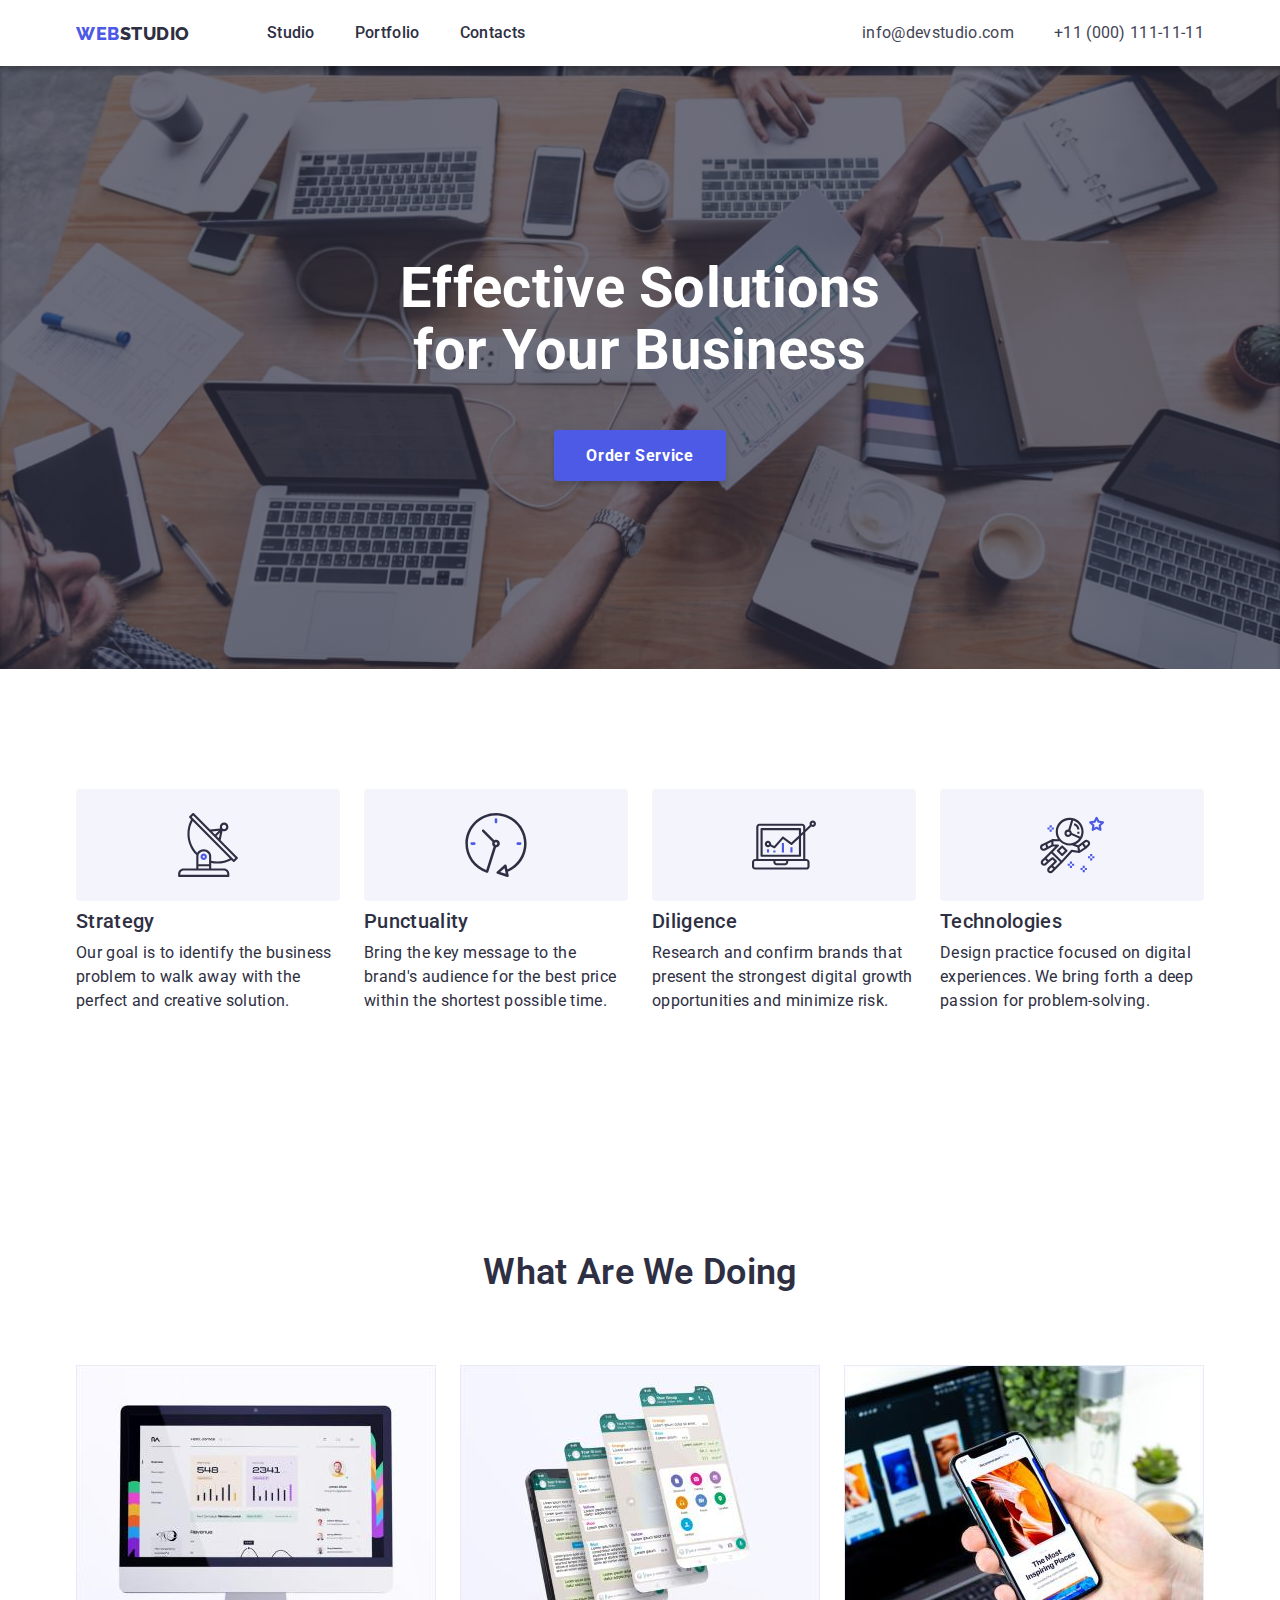
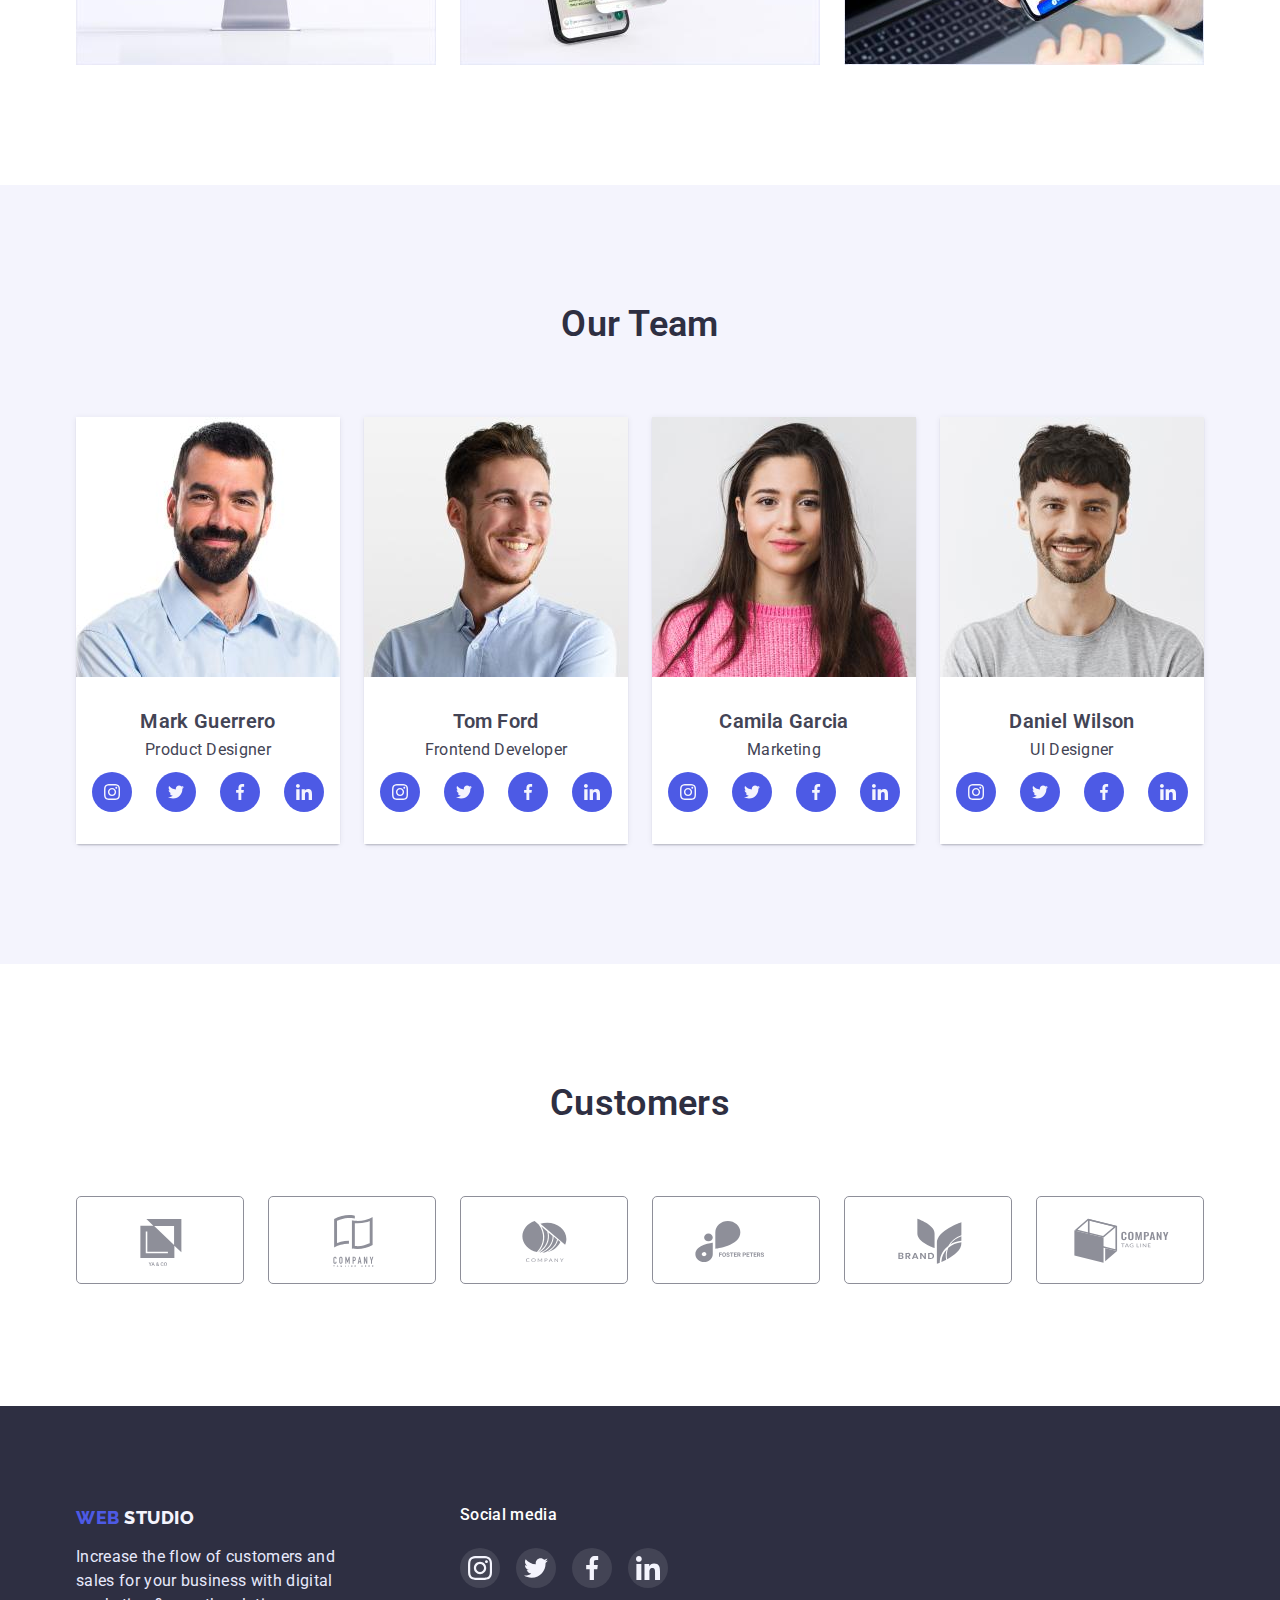
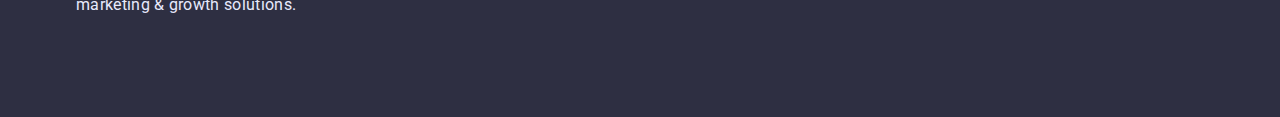
<file: index.html>
<!DOCTYPE html>
<html lang="en">
<head>
    <meta charset="UTF-8">
    <meta http-equiv="X-UA-Compatible" content="IE=edge">
    <meta name="viewport" content="width=device-width, initial-scale=1.0">
    <title>Студія</title>
    <link rel="stylesheet" href="./modern-normalize-main/modern-normalize.css">
    <link rel="stylesheet" href="./css/styles.css">
    <link rel="preconnect" href="https://fonts.googleapis.com">
    <link rel="preconnect" href="https://fonts.gstatic.com" crossorigin>
    <link href="https://fonts.googleapis.com/css2?family=Raleway:wght@800&family=Roboto:wght@400;500;700;900&display=swap"
    rel="stylesheet">
</head>
<body>
    <header class="page-header">
        <div class="page-header-container container">
            <nav class="page-nav">
                <a href="./index.html" class="logo"> <span class="logo-web">WEB</span>STUDIO</a>
                <ul class="page list">
                    <li class="page-items"><a href="./index.html" class="link page-item">Studio</a></li>
                    <li class="page-items"><a href="./portfolio.html" class="link page-item">Portfolio</a></li>
                    <li class="page-items"><a href="/" class="link page-item">Contacts</a></li>
                </ul>
            </nav>
            
            <ul class="page-contact list">
                <li><a class="page-contact-email link" href="mailto:info@devstudio.com">info@devstudio.com</a></li>
                <li><a class="page-contact-phone-number link" href="tel:+110001111111">+11 (000) 111-11-11</a></li>
            </ul>
            
        </div>
    </header>

    <main>
        
        <!--Section 1-->
        <section class="hero">
                <div class="container">
                 <h1 class="hero-title">Effective Solutions <br> for Your Business</h1>
                    <button type="button" class="order-button">Order Service</button>
                </div>
        </section>

        <section>     
            <!--Features-->
            <div class="container">
                <ul class="list features-container">
                    <li class="features-item">
                        <div class="item-icon">
                            <svg width='64' height='64'>
                                <use href="./images/icons.svg#icon-antenna"></use>
                            </svg>
                        </div>
                        
                        <h2 class="title">Strategy</h2>
                        <p class="text">Our goal is to identify the business problem to walk away with the perfect and
                        creative solution.</p>
                    </li>
                    <li class="features-item">
                        <div class="item-icon">
                            <svg width='64' height='64'>
                                <use href="./images/icons.svg#icon-clock"></use>
                            </svg>
                        </div>
                        
                        <h2 class="title">Punctuality</h2>
                        <p class="text">Bring the key message to the brand's audience for the best price within the shortest possible time.</p>
                    </li>
                    <li class="features-item">
                        <div class="item-icon">
                            <svg width='64' height='64'>
                                <use href="./images/icons.svg#icon-diagram"></use>
                            </svg>
                        </div>
                        
                        <h2 class="title">Diligence</h2>
                        <p class="text">Research and confirm brands that present the strongest digital growth opportunities
                        and minimize risk.</p>
                    </li>
                    <li class="features-item">
                        <div class="item-icon">
                            <svg width='64' height='64'>
                                <use href="./images/icons.svg#icon-astronaut"></use>
                            </svg>
                        </div>
                       
                        <h2 class="title">Technologies</h2>
                        <p class="text">Design practice focused on digital experiences. We bring forth a deep passion for
                        problem-solving.</p>
                    </li>
                </ul>
            </div>
        </section>
        <section class="work">
            <div class="container">
                <!--Works-->
                <h2 class="section-title">What are we doing</h2>
                    
                    <ul class="work-list list">
                        <li class="item"><img src="./images/screen.jpg" alt="screen" width="360" height="300"></li>
                        <li class="item"><img src="./images/mobile_screens.jpg" alt="mobile_screens" width="360" height="300">
                        </li>
                        <li class="item"><img src="./images/application.jpg" alt="application" width="360" height="300"></li>
                    </ul>
            </div>
        </section>

        <section class="section-work">
            <div class="container">
                <!--Team-->
                <h2 class="section-title">Our Team</h2>
                <ul class="member-list list">
                    <li class="member-list-item item">
                        <img src="./images/mark_guerrero.jpg" alt="Mark_Guerrero" width="264" height="260">
                        <div class="member">
                            <h3 class="title name">Mark Guerrero</h3>
                            <p class="position">Product Designer</p>
                            <ul class="social-list list">
                                <li>
                                <a href="" class="social-list-link">
                                    <svg width="16" height="16">
                                        <use href="./images/icons.svg#icon-instagram"></use>
                                    </svg>

                                </a>
                                </li>
                                <li>
                                <a href="" class="social-list-link">
                                    <svg width="16" height="16">
                                        <use href="./images/icons.svg#icon-twitter"></use>
                                    </svg>

                                </a>
                                </li>
                                <li>
                                <a href="" class="social-list-link">

                                    <svg width="16" height="16">
                                        <use href="./images/icons.svg#icon-facebook"></use>
                                    </svg>
                                </a>
                                </li>
                                <li>
                                <a href="" class="social-list-link">
                                    <svg width="16" height="16">
                                        <use href="./images/icons.svg#icon-linkedin"></use>
                                    </svg>

                                </a>
                                </li>
                            </ul>
                        </div>
                        
                    </li>
                    <li class="member-list-item item">
                        <img src="./images/tom_ford.jpg" alt="Tom_Ford" width="264" height="260">
                        <div class="member">
                            <h3 class="title name">Tom Ford</h3>
                            <p class="position">Frontend Developer</p>
                            <ul class="social-list list">
                                <li>
                                    <a href="" class="social-list-link">
                                        <svg width="16" height="16">
                                            <use href="./images/icons.svg#icon-instagram"></use>
                                        </svg>
                            
                                    </a>
                                </li>
                                <li>
                                    <a href="" class="social-list-link">
                                        <svg width="16" height="16">
                                            <use href="./images/icons.svg#icon-twitter"></use>
                                        </svg>
                            
                                    </a>
                                </li>
                                <li>
                                    <a href="" class="social-list-link">
                            
                                        <svg width="16" height="16">
                                            <use href="./images/icons.svg#icon-facebook"></use>
                                        </svg>
                                    </a>
                                </li>
                                <li>
                                    <a href="" class="social-list-link">
                                        <svg width="16" height="16">
                                            <use href="./images/icons.svg#icon-linkedin"></use>
                                        </svg>
                            
                                    </a>
                                </li>
                            </ul>
                        </div>
                    </li>
                    <li class="member-list-item item">
                        <img src="./images/camila_garcia.jpg" alt="Camila_Garcia" width="264" height="260">
                        <div class="member">
                            <h3 class="title name">Camila Garcia</h3>
                            <p class="position">Marketing</p>
                            <ul class="social-list list">
                                <li>
                                    <a href="" class="social-list-link">
                                        <svg width="16" height="16">
                                            <use href="./images/icons.svg#icon-instagram"></use>
                                        </svg>
                            
                                    </a>
                                </li>
                                <li>
                                    <a href="" class="social-list-link">
                                        <svg width="16" height="16">
                                            <use href="./images/icons.svg#icon-twitter"></use>
                                        </svg>
                            
                                    </a>
                                </li>
                                <li>
                                    <a href="" class="social-list-link">
                            
                                        <svg width="16" height="16">
                                            <use href="./images/icons.svg#icon-facebook"></use>
                                        </svg>
                                    </a>
                                </li>
                                <li>
                                    <a href="" class="social-list-link">
                                        <svg width="16" height="16">
                                            <use href="./images/icons.svg#icon-linkedin"></use>
                                        </svg>
                            
                                    </a>
                                </li>
                            </ul>
                        </div>
                        
                    </li>
                    <li class="member-list-item item">
                        <img src="./images/daniel_wilson.jpg" alt="Daniel_Wilson" width="264" height="260">
                        <div class="member">
                            <h3 class="title name">Daniel Wilson</h3>
                            <p class="position">UI Designer</p>
                            <ul class="social-list list">
                                <li>
                                    <a href="" class="social-list-link">
                                        <svg width="16" height="16">
                                            <use href="./images/icons.svg#icon-instagram"></use>
                                        </svg>
                            
                                    </a>
                                </li>
                                <li>
                                    <a href="" class="social-list-link">
                                        <svg width="16" height="16">
                                            <use href="./images/icons.svg#icon-twitter"></use>
                                        </svg>
                            
                                    </a>
                                </li>
                                <li>
                                    <a href="" class="social-list-link">
                            
                                        <svg width="16" height="16">
                                            <use href="./images/icons.svg#icon-facebook"></use>
                                        </svg>
                                    </a>
                                </li>
                                <li>
                                    <a href="" class="social-list-link">
                                        <svg width="16" height="16">
                                            <use href="./images/icons.svg#icon-linkedin"></use>
                                        </svg>
                            
                                    </a>
                                </li>
                            </ul>
                        </div>

                    </li>
                </ul>
            </div>
        </section>

        <section>
            <div class="container customers">
                <h2 class="section-title">Customers</h2>
                <ul class="customer-list list">
                    <li>
                        <a class="customer-list-item" href="">
                            <svg width="104" height="56">
                                <use href="./images/icons.svg#icon-yaco"></use>
                            </svg>
                        </a>
                        
                    </li>
                    <li>
                        <a class="customer-list-item" href="">
                            <svg width="104" height="56">
                                <use href="./images/icons.svg#icon-company_tagline_here"></use>
                            </svg>
                        </a>
                        
                    </li>
                    <li>
                        <a class="customer-list-item" href="">
                            <svg width="104" height="56">
                                <use href="./images/icons.svg#icon-company"></use>
                            </svg>
                        </a>
                       
                    </li>
                    <li>
                        <a class="customer-list-item" href="">
                            <svg width="104" height="56">
                                <use href="./images/icons.svg#icon-foster_peters"></use>
                            </svg>
                        </a>
                        
                    </li>
                    <li>
                        <a class="customer-list-item" href="">
                            <svg width="104" height="56">
                                <use href="./images/icons.svg#icon-brand"></use>
                            </svg>
                        </a>
                        
                    </li>
                    <li>
                       <a  class="customer-list-item"href="">
                        <svg clath="104" height="56">
                            <use href="./images/icons.svg#icon-company_tag_line"></use>
                        </svg>
                       </a>
                    </li>
                </ul>
            </div>
            
        </section>
    </main>  
    <footer class="footer">
        <!--Footer-->
        <div class="container social-media">
            <article>
                <a href="/" class="logo"> <span class="logo-web">WEB</span> <span class="logo-studio">STUDIO</span></a>
                <p class="footer-text">Increase the flow of customers and sales for your business with digital marketing & growth solutions.</p>
            </article>
            
            
            <article>
                <h4 class="social-media-title">Social media</h4>
                <ul class="social-media-list list">
                    <li>
                        <a class="social-media-item" href="">
                            <svg width="24" height="24">
                                <use href="./images/icons.svg#icon-instagram"></use>
                            </svg>
                        </a>
                    </li>
                    <li>
                        <a class="social-media-item" href="">
                            <svg width="24" height="24">
                                <use href="./images/icons.svg#icon-twitter"></use>
                            </svg>
                        </a>
                    </li>
                    <li>
                        <a class="social-media-item" href="">
                            <svg width="24" height="24">
                                <use href="./images/icons.svg#icon-facebook"></use>
                            </svg>
                        </a>
                    </li>
                    <li>
                        <a class="social-media-item" href="">
                            <svg width="24" height="24">
                                <use href="./images/icons.svg#icon-linkedin"></use>
                            </svg>
                        </a>
                    </li>
                </ul>
            </article>
            

        </div>
                  
    </footer>
</body>
</html>
</file>
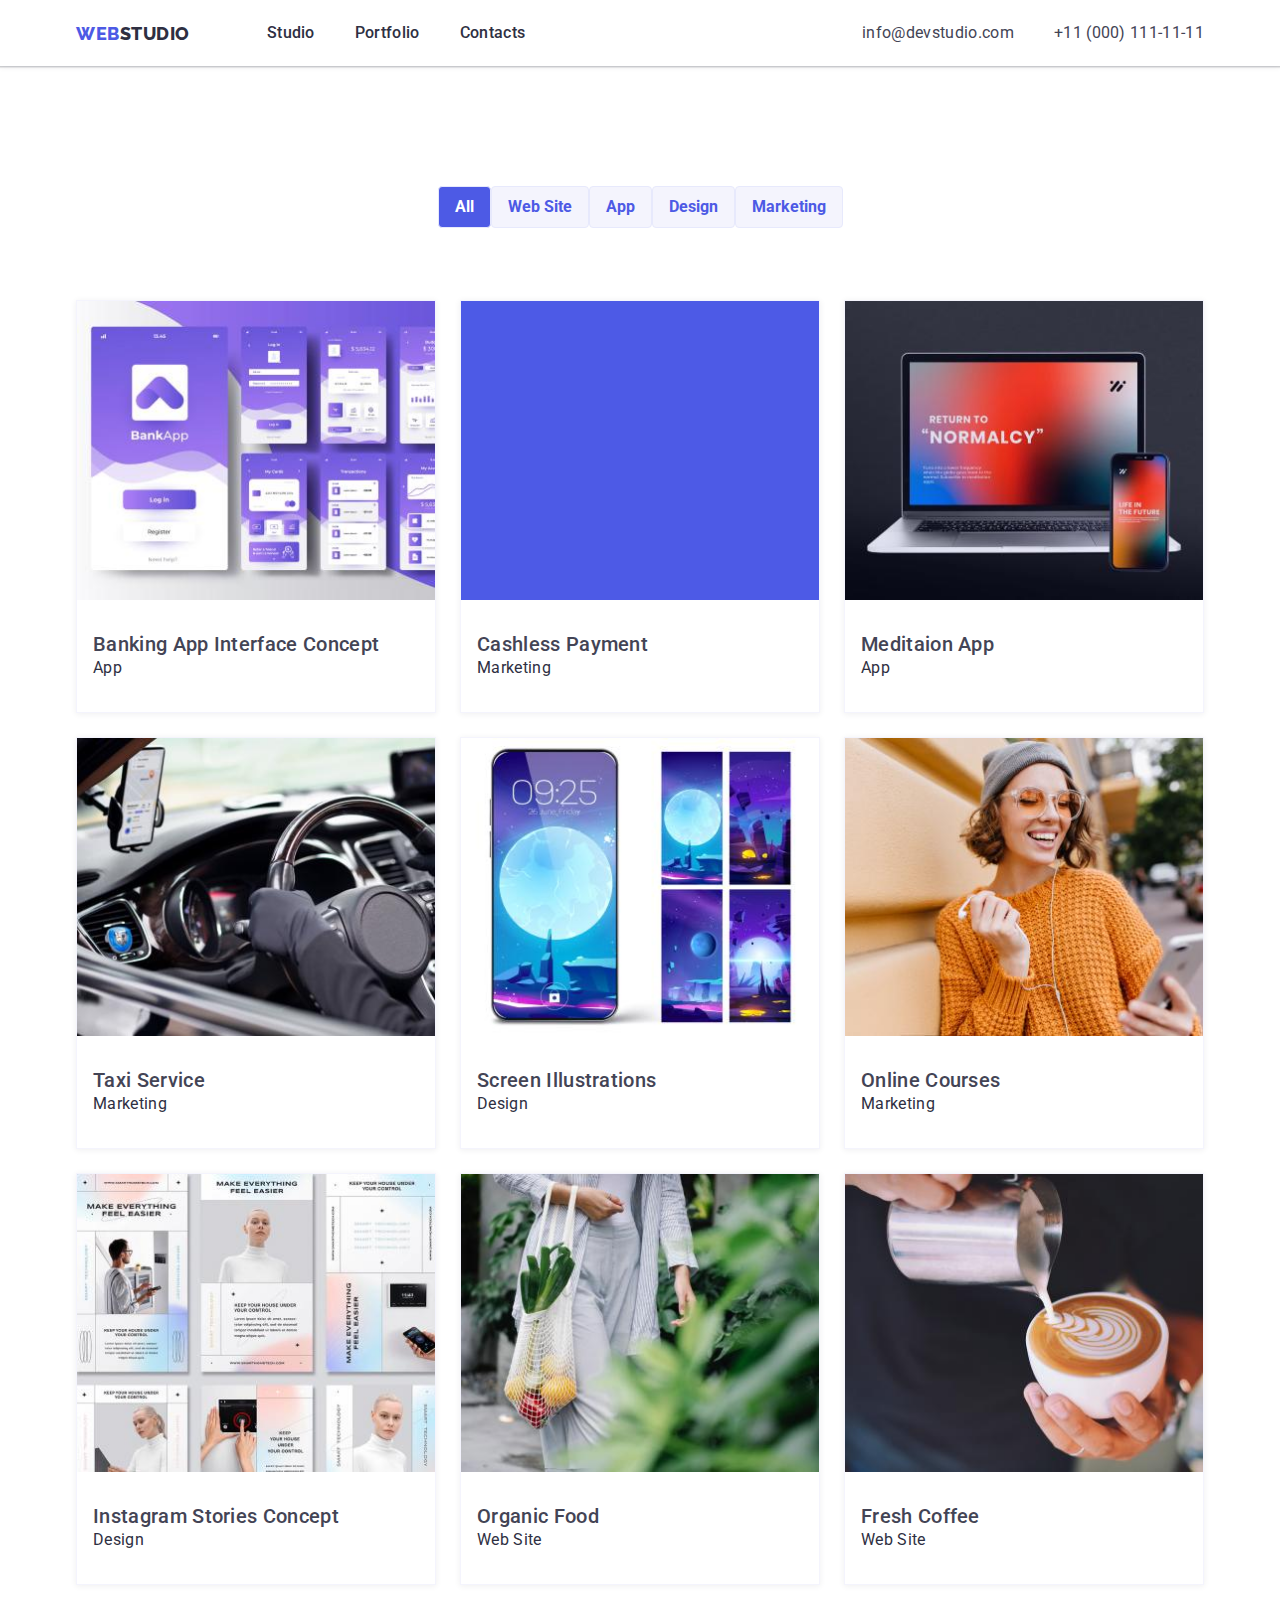
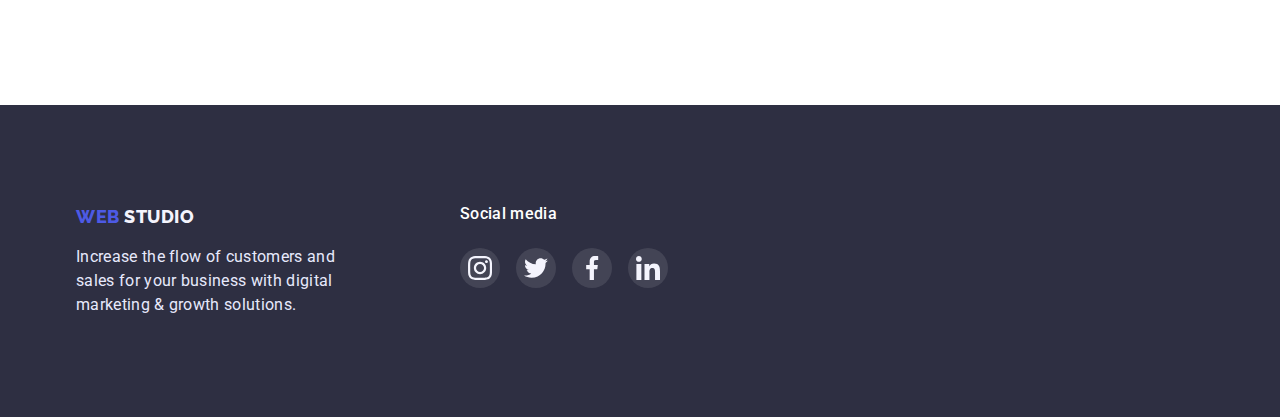
<file: portfolio.html>
<!DOCTYPE html>
<html lang="en">
<head>
    <meta charset="UTF-8">
    <meta http-equiv="X-UA-Compatible" content="IE=edge">
    <meta name="viewport" content="width=device-width, initial-scale=1.0">
    <title>Portfolio</title>
    <link rel="stylesheet" href="./modern-normalize-main/modern-normalize.css">
    <link rel="stylesheet" href="./css/styles.css">
    <link rel="preconnect" href="https://fonts.googleapis.com">
    <link rel="preconnect" href="https://fonts.gstatic.com" crossorigin>
    <link href="https://fonts.googleapis.com/css2?family=Raleway:wght@800&family=Roboto:wght@400;500;700;900&display=swap" rel="stylesheet">
</head>
<body>
    <!--Top line-->
    <header class="page-header">
        <div class="container page-header-container">
            <nav class="page-nav">
                <a href="./index.html" class="logo"> <span class="logo-web">WEB</span>STUDIO</a>
    
                <ul class="page list">
                    <li class="page-items"><a href="./index.html" class="link page-item">Studio</a></li>
                    <li class="page-items"><a href="./portfolio.html" class="link page-item">Portfolio</a></li>
                    <li class="page-items"><a href="/" class="link page-item">Contacts</a></li>
                </ul>
            </nav>
    
            <ul class="page-contact list">
                <li><a class="page-contact-email link" href="mailto:info@devstudio.com">info@devstudio.com</a></li>
                <li><a class="page-contact-phone-number link" href="tel:+110001111111">+11 (000) 111-11-11</a></li>
            </ul>
    
        </div>
    </header>

    <main>
        <!--Filters-->
        <section class="filters-section section">
            <div class="filters container">
                <h1 class="visually-hidden">Portfolio</h1>
                
                <ul class="filter list">
                    <li class="item">
                        <button type="button" class="button primary">All</button>
                    </li>
                
                    <li class="item">
                        <button type="button" class="button secondary">Web Site</button>
                    </li>
                    <li class="item">
                        <button type="button" class="button secondary">App</button>
                    </li>
                    <li class="item">
                        <button type="button" class="button secondary">Design</button>
                
                    </li>
                    <li class="item">
                        <button type="button" class="button secondary">Marketing</button>
                
                    </li>
                </ul>
          
    
                <!--Work set-->
                <h2 class="visually-hidden">works</h2>
                <ul class="work-set list">
                    <li class="set-item">
                        <a href="" class="link link-work">
                            <img src="./images/Portfolio/banking_app.jpg" alt="banking_app" width="360" height="300">
                            <div class="item-wrap">
                                <h3 class="title work">Banking App Interface Concept</h2>
                                <p class="text">App</p>
                            </div>
                            
                        </a>
                
                    </li>
                    <li class="set-item">
                        <a href="" class="link link-work">
                            <img src="./images/Portfolio/cashless_payment.jpg" alt="cashless_payment" width="360" height="300">
                            <div class="item-wrap">
                                <h3 class="title work">Cashless Payment</h2>
                                <p class="text">Marketing</p>
                            </div>
                            
                        </a>
                
                    </li>
                    <li class="set-item">
                        <a href="" class="link link-work">
                            <img src="./images/Portfolio/meditation_app.jpg" alt="meditaion_app" width="360" height="300">
                            <div class="item-wrap">
                                <h3 class="title work">Meditaion App</h2>
                                <p class="text">App</p>
                            </div>
                            
                        </a>
                
                    </li>
                    <li class="set-item">
                        <a href="" class="link link-work">
                            <img src="./images/Portfolio/taxi_service.jpg" alt="taxi_service" width="360" height="300">
                            <div class="item-wrap">
                                <h3 class="title work">Taxi Service</h2>
                                <p class="text">Marketing</p>
                            </div>
                            
                        </a>
                
                    </li>
                    <li class="set-item">
                        <a href="" class="link link-work">
                            <img src="./images/Portfolio/screen_illustrations.jpg" alt="screen_illustrations" width="360" height="300">
                            <div class="item-wrap">
                                <h3 class="title work">Screen Illustrations</h2>
                                <p class="text">Design</p>
                            </div>
                            
                        </a>
                
                    </li>
                    <li class="set-item">
                        <a href="" class="link link-work">
                            <img src="./images/Portfolio/online_courses.jpg" alt="online_courses" width="360" height="300">
                            <div class="item-wrap">
                                <h3 class="title work">Online Courses</h2>
                                <p class="text">Marketing</p>
                            </div>
                            
                        </a>
                    </li>
                    <li class="set-item">
                        <a href="" class="link link-work">
                            <img src="./images/Portfolio/instagram_stories_concept.jpg" alt="instagram_stories" width="360" height="300">
                            <div class="item-wrap">
                                <h3 class="title work">Instagram Stories Concept</h2>
                                <p class="text">Design</p>
                            </div>
                            
                        </a>
                    </li>
                    <li class="set-item">
                        <a href="" class="link link-work">
                            <img src="./images/Portfolio/organic_food.jpg" alt="organic_food" width="360" height="300">
                            <div class="item-wrap">
                                <h3 class="title work">Organic Food</h2>
                                <p class="text">Web Site</p>
                            </div>
                            
                        </a>
                
                    </li>
                    <li class="set-item">
                        <a href="" class="link link-work">
                            <img src="./images/Portfolio/fresh_coffee.jpg" alt="fresh_coffee" width="360" height="300">
                            <div class="item-wrap">
                                <h3 class="title work">Fresh Coffee</h2>
                                <p class="text">Web Site</p>
                            </div>
                            
                        </a>
                
                    </li>
                </ul>
            </div>
            
        </section>    
    </main>

    
    

    <footer class="footer">
        <!--Footer-->
        <div class="container social-media">
            <article>
                <a href="/" class="logo"> <span class="logo-web">WEB</span> <span class="logo-studio">STUDIO</span></a>
                <p class="footer-text">Increase the flow of customers and sales for your business with digital marketing &
                    growth solutions.</p>
            </article>
    
    
            <article>
                <h4 class="social-media-title">Social media</h4>
                <ul class="social-media-list list">
                    <li>
                        <a class="social-media-item" href="">
                            <svg width="24" height="24">
                                <use href="./images/icons.svg#icon-instagram"></use>
                            </svg>
                        </a>
                    </li>
                    <li>
                        <a class="social-media-item" href="">
                            <svg width="24" height="24">
                                <use href="./images/icons.svg#icon-twitter"></use>
                            </svg>
                        </a>
                    </li>
                    <li>
                        <a class="social-media-item" href="">
                            <svg width="24" height="24">
                                <use href="./images/icons.svg#icon-facebook"></use>
                            </svg>
                        </a>
                    </li>
                    <li>
                        <a class="social-media-item" href="">
                            <svg width="24" height="24">
                                <use href="./images/icons.svg#icon-linkedin"></use>
                            </svg>
                        </a>
                    </li>
                </ul>
            </article>
    
    
        </div>
    
    </footer>
</body>
</html>
</file>
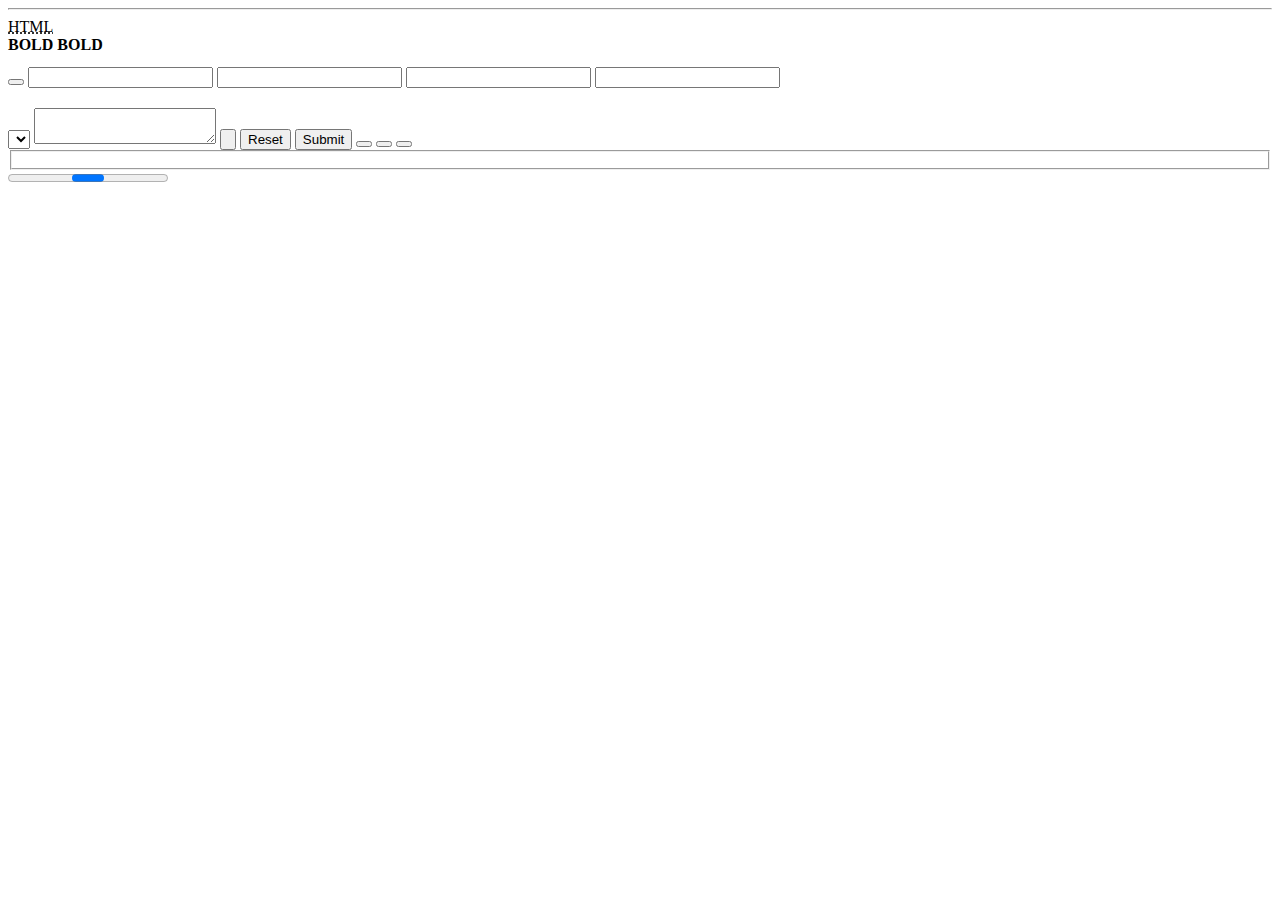
<file: modern-normalize-main/test/page/without-css.html>
<html>
	<body>
		<hr data-test--hr />
		<abbr data-test--abbr title="HyperText Markup Language">HTML</abbr>
		<div style="font-weight: 700">
			<b data-test--bold>BOLD</b>
			<strong data-test--bold>BOLD</strong>
		</div>
		<code data-test--code></code>
		<kbd data-test--code></kbd>
		<samp data-test--code></samp>
		<pre data-test--code></pre>
		<small data-test--small></small>
		<sub data-test--subsup></sub>
		<sup data-test--subsup></sup>
		<div style="font-family: MYCUSTOMFONT">
			<button data-test--forms-1></button>
			<input data-test--forms-1>
			<input data-test--forms-1 type="text">
			<input data-test--forms-1 type="number">
			<input data-test--forms-1 type="search">
			<optgroup data-test--forms-1></optgroup>
			<select data-test--forms-1></select>
			<textarea data-test--forms-1></textarea>
			<input data-test--forms-1 type="button">
			<input data-test--forms-1 type="reset">
			<input data-test--forms-1 type="submit">
			<button data-test--forms-1 type="button"></button>
			<button data-test--forms-1 type="reset"></button>
			<button data-test--forms-1 type="submit"></button>
			<fieldset data-test--forms-2></fieldset>
			<legend data-test--forms-2></legend>
			<progress data-test--forms-2></progress>
		</div>
		<summary data-test--interactive></summary>
	</body>
</html>
</file>
<file: css/styles.css>
:root {
  --primary-text-color: #434455;
  --title-text-color: #2e2f42;
  --logo-text-color: #4d5ae5;
  --primary-bg-color: #ffffff;
  --accent-color: #ffffff;
  --button-bg-color: #f4f4fd;
  --pr-button-text-color: #ffffff;
  --pr-button-bg-color: #4d5ae5;
  --sc-button-text-color: #4d5ae5;
  --sc-button-bg-color: #f4f4fd;
  --button-active: #404BBF;
  --accent-bg-color: #2E2F42;
}

html {
  box-sizing: border-box;
}

*, *::before, *::after {
  box-sizing: inherit;
}

h1, h2, h3, h4, h5, h6, p {
  margin-top: 0;
  margin-bottom: 0;
}

ul,ol {
  margin-top: 0;
  margin-bottom: 0;
  padding-left: 0;
}

img {
  display: block;
  max-width: 100%;
  height: auto;
}

button {
  cursor: pointer;
}

.list {
  list-style: none;
}

.link {
  text-decoration: none;
  color: var(--primary-text-color);
}

.link:hover,
.link:focus {
  color: var(--logo-text-color);
}


.link:active {
  color: var(--primary-text-color);
}

body {

  background-color: var(--primary-bg-color);
  color: var(--primary-text-color);
  
  font-family: 'Roboto', sans-serif;
  letter-spacing: 0.02em;
  
  font-size: 16px;

}

/*Header*/
.page-header {

  box-shadow: 0px 2px 1px rgba(46, 47, 66, 0.08), 0px 1px 1px rgba(46, 47, 66, 0.16), 0px 1px 6px rgba(46, 47, 66, 0.08);

}


section {
  padding-top: 120px;
  padding-bottom: 120px;
}


.container {
  width: 1158px;
  margin-left: auto;
  margin-right: auto;
  padding-left: 15px;
  padding-right: 15px;

}


.page-header-container {
  display: flex;
  align-items: center;
  justify-content: space-between;
}

.page-nav {
  display: flex;
  align-items: center;
}

.page {
  display: flex;
  align-items: center;
}

.page-contact {
  display: flex;
  align-items: center;
  margin-left: auto;
}

.page-contact-email {
  margin-right: 40px;
}

.logo {
  margin-right: 77px;
}

.page-item {
  padding-top: 24px;
  padding-bottom: 24px;
  display: block;
}

.page-items:not(:last-child) {
  margin-right: 40px;

}


.logo {

  font-family: 'Raleway', sans-serif;
  font-weight: 800;
  font-size: 18px;
  line-height: 1.3;

  letter-spacing: 0.03em;
  text-transform: uppercase;
  
  
  color: var(--title-text-color);
  text-decoration: none;
}

.logo-web {
  color: var(--logo-text-color);
}

/*Page nav*/

.page-nav .link {

  color:var(--title-text-color) ;
  font-weight: 500;

}

.page-nav:hover,
.page-nav:focus {
  color: var(--primary-text-color);
}


.page-nav:active{
  color: var(--sc-button-text-color);
}

/*Hero*/


.hero {
  max-width: 1440px; 
  margin: 0 auto; 
  height: 603px;

  background-color: var(--accent-bg-color) ;
  background-image: linear-gradient(rgba(46, 47, 66, 0.7), rgba(46, 47, 66, 0.7)), url('../images/hero/people_office.jpg');
  
  padding-top: 192px;
  padding-bottom: 192px;
  background-size: cover;


  box-shadow: inset 0px 4px 4px rgba(0, 0, 0, 0.25);
}

.hero-title {

  color: var(--accent-color);
  font-weight: 700;
  font-size: 56px;
  line-height: 1.1;
  max-width: 1440px; 
  margin: 0 auto; 
  text-align: center;
}


/*Button*/
.order-button {
  display:flex;
  margin-left: auto;
  margin-right: auto;
  margin-top: 48px;


  padding: 16px 32px;

  font-family: inherit;

  font-weight: 700;
  color: var(--accent-color);
  background-color: var(--pr-button-bg-color);

  box-shadow: 0px 4px 4px rgba(0, 0, 0, 0.15);
  border: 0;

  font-size: 16px;
  line-height: 1.2;

  align-items: center;
  letter-spacing: 0.04em;
  cursor: pointer;

  border-radius: 4px;
}

.hero .order-button:hover,
.hero .order-button:focus {
  color: var(--button-bg-color);
  background-color: var(--pr-button-bg-color);
  box-shadow: 0px 1px 6px rgba(46, 47, 66, 0.08), 0px 1px 1px rgba(46, 47, 66, 0.16), 0px 2px 1px rgba(46, 47, 66, 0.08);
}

.hero .order-button:active {
  color: var(--pr-button-text-color);
  background-color: var(--button-active);
}


/*Features*/



.features-container {
  display: flex;
  gap: 24px;
}

.features-item .title {
  display: flex;
  align-items: center;
  justify-content: flex-start;

  color:var(--title-text-color);

  font-weight: 500;
  font-size: 20px;
  line-height: 1.2;

  margin-bottom: 8px;

  
}


.item-icon {

  width: 264px;


  display: flex;
  align-items: center;
  justify-content: center;

  height: 112px;
  background: #F4F4FD;


  margin-bottom: 8px;

  border-radius: 4px;
}




.text {
  font-weight: 400;
  color: var(--accent-bg-color);
  line-height: 1.5;
}

/*Filters*/


.filters {
  font-weight: 700;
  letter-spacing: 0.04em;

}

.filter {
  display: flex;
  flex-direction: row;
  justify-content: center;
  align-items: center;

  margin-bottom: 72px;

}

.visually-hidden { 
 position: absolute;
 width: 1px;
 height: 1px;
 margin: -1px;
 border: 0;
 padding: 0;
 clip: rect(0 0 0 0);
 overflow: hidden;
} 

/*Button*/

.button {

  color: var(--pr-button-text-color);
  background-color: var(--button-bg-color);

  font-family: 'Roboto';
  font-weight: 700;
  font-size: 16px;
  line-height: 1.5;

  display: flex;
  flex-direction: row;
  align-items: flex-start;
  padding: 8px 16px;

  border: 1px solid #E7E9FC;
  border-radius: 4px;
}

.button.primary {
  color: var(--pr-button-text-color);
  background-color: var(--pr-button-bg-color);
  
}

.button.secondary {
  color: var(--sc-button-text-color);
  background-color: var(--sc-button-bg-color);
}



.button.primary:hover,
.button.primary:focus,
.button.secondary:hover,
.button.secondary:focus {
  color: var(--accent-color);
  background-color: var(--pr-button-bg-color);
  box-shadow: 0px 1px 6px rgba(46, 47, 66, 0.08), 0px 1px 1px rgba(46, 47, 66, 0.16), 0px 2px 1px rgba(46, 47, 66, 0.08);

}


.button.primary:active,
.button.secondary:active {
  color: #ffffff;
  background-color: var(--button-active);
}



/*Works*/


.work-list  {
  text-decoration: none;
  font-weight: 400;
  font-size: 16px;

  display: flex;
  align-items: center;
  justify-content: space-between;
}


/*Work set*/

.work {
  font-weight: 500;
  font-size: 20px;
  line-height: 1.2;
}

.work-set {
  display: flex;
  flex-wrap: wrap;
  gap: 24px;

  letter-spacing: 0.02em;


}

.set-item {
  flex-basis: calc((100% - 48px) / 3);
  
  border: 0.5px solid #F4F4FD;
  box-shadow: 0px 1px 6px rgba(46, 47, 66, 0.08);

}



.set-item:hover,
.set-item:focus {
 box-shadow: 0px 1px 6px rgba(46, 47, 66, 0.08), 0px 1px 1px rgba(46, 47, 66, 0.16), 0px 2px 1px rgba(46, 47, 66, 0.08);
}



.item-wrap {

  margin: 32px 0;
  
  padding: 0 16px 0 16px;
}


.link-work:hover,
.link-work:focus {
  color: var(--accent-bg-color);
}

/*Team*/



.section-title {
  
  color: var(--title-text-color);
  font-weight: 600;
  font-size: 36px;
  line-height: 1.11;


  text-align: center;
  text-transform: capitalize;

  margin-bottom: 72px;

}

.section-work {
  background-color: #F4F4FD;
}

.member-list {
  display: flex;
  gap: 24px;
  
}

.member-list-item {
  box-shadow: 0px 1px 6px rgba(46, 47, 66, 0.08), 0px 1px 1px rgba(46, 47, 66, 0.16), 0px 2px 1px rgba(46, 47, 66, 0.08);
  border-radius: 0px 0px 4px 4px;
}

.member {
  padding: 32px 16px;
  background-color: var(--primary-bg-color);
}

.name {
  font-weight: 600;
  font-size: 20px;
  line-height: 1.2;
  text-align: center;
  margin-bottom: 8px;
}

.position {
  text-align: center;
  margin-bottom: 12px;
}


.social-list {
  display: flex;
  justify-content: center;
  gap: 24px;

}


.social-list-link{
  display: flex;
  justify-content: center;
  align-items: center;

  width: 40px;
  height: 40px;

  border-radius: 50%;

  background-color: #4D5AE5;

  fill: #F4F4FD;
}

.social-list-link:hover,
.social-list-link:focus {
  background-color: #31D0AA;
}



/*Customers*/

.customers {
  height: 202px;
}

.customer-list {
  display: flex;
  justify-content: center;
  align-items: center;
  gap: 24px;

}

.customer-list-item {
  display: flex;
  align-items: center;
  justify-content: center;
  width: 168px;
  height: 88px;

  border: 1px solid #8E8F99;
  border-radius: 5px;
 
  fill: #8E8F99;
  
}


.customer-list-item:hover,
.customer-list-item:focus {
  border: 1px solid #4D5AE5;
  fill: #4D5AE5;
}







/*Footer*/

.footer {
  display: flex;
  justify-content: space-between;
  
  padding-top: 100px;
  padding-bottom: 100px;

  background-color: var(--title-text-color);

}

.footer-text {
  width: 264px;
  left: 156px;
  top: 2421px;

  font-weight: 400;
  font-size: 16px;
  line-height: 1.5;

  letter-spacing: 0.02em;
  margin-top: 16px;

  color: #e7e9fc;
}

.logo-footer {
  padding-bottom: 16px;
}

.logo-studio {
  color: #f4f4fd;
}

.social-media {
  display: flex;
  gap: 120px;

}

.social-media-title {
  font-weight: 500;
  line-height: 1,5;
  color: var(--accent-color);
  margin-bottom: 24px;
}

.social-media-item {
  display: flex;
  justify-content: center;
  align-items: center;

  width: 40px;
  height: 40px;

  border-radius: 50%;

  background-color: rgba(255, 255, 255, 0.1);
  fill: #F4F4FD;
}

.social-media-list {
  display: flex;
  justify-content: center;
  gap: 16px;
}

.social-media-item:hover,
.social-media-item:focus {
  background-color: #31D0AA;
}
</file>
